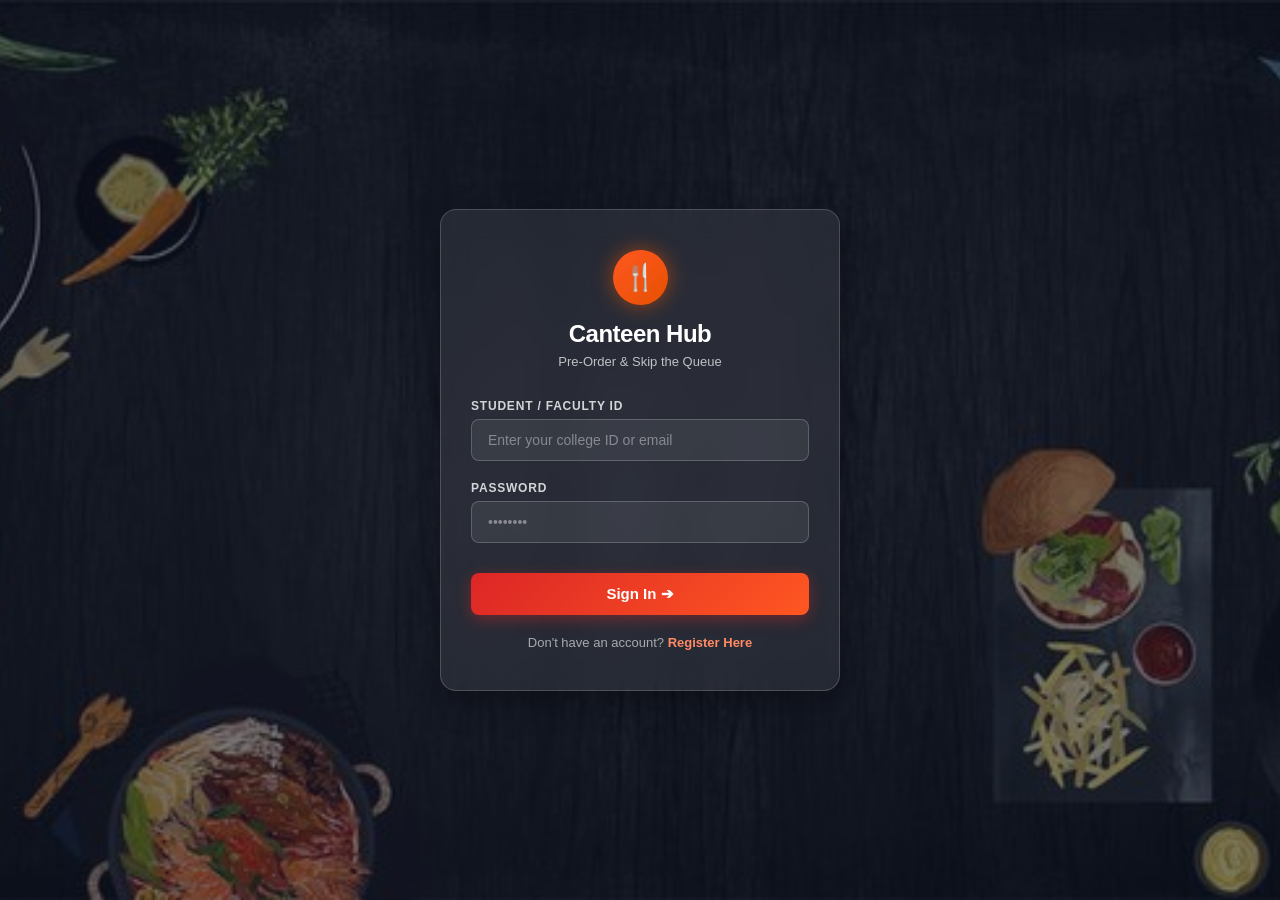
<file: src/main/webapp/login.html>
<!DOCTYPE html>
<html lang="en">
<head>
    <meta charset="UTF-8">
    <meta name="viewport" content="width=device-width, initial-scale=1.0">
    <title>Login - Canteen Pre-Order System</title>
    <style>
        * {
            box-sizing: border-box;
            font-family: 'Segoe UI', Tahoma, Geneva, Verdana, sans-serif;
            margin: 0;
            padding: 0;
        }

        body {
            min-height: 100vh;
            display: flex;
            justify-content: center;
            align-items: center;
            /* Update path/filename below to match your actual image file name */
            background: url('images/back.jpg') no-repeat center center / cover;
            position: relative;
            overflow: hidden;
        }

        /* Dark overlay to make the glass card text pop and stay readable */
        body::before {
            content: '';
            position: absolute;
            top: 0;
            left: 0;
            width: 100%;
            height: 100%;
            background: rgba(15, 23, 42, 0.55);
            z-index: 0;
        }

        /* Animated Background Gradients */
        @keyframes gradientBG {
            0% { background-position: 0% 50%; }
            50% { background-position: 100% 50%; }
            100% { background-position: 0% 50%; }
        }

        /* Glowing Orbs in Background for Depth */
        .orb {
            position: absolute;
            border-radius: 50%;
            filter: blur(80px);
            opacity: 0.6;
            z-index: 1;
        }
        .orb-1 {
            width: 300px;
            height: 300px;
            background: #ff5722;
            top: 10%;
            left: 15%;
        }
        .orb-2 {
            width: 350px;
            height: 350px;
            background: #dc2626;
            bottom: 10%;
            right: 15%;
        }

        /* Glassmorphism Card Container */
        .glass-card {
            position: relative;
            z-index: 10;
            width: 100%;
            max-width: 400px;
            padding: 40px 30px;
            background: rgba(255, 255, 255, 0.08);
            backdrop-filter: blur(16px);
            -webkit-backdrop-filter: blur(16px);
            border-radius: 16px;
            border: 1px solid rgba(255, 255, 255, 0.18);
            box-shadow: 0 8px 32px 0 rgba(0, 0, 0, 0.37);
            color: #ffffff;
            text-align: center;
        }

        /* Header / Logo */
        .logo-icon {
            background: linear-gradient(135deg, #ff5722, #e65100);
            color: white;
            width: 55px;
            height: 55px;
            border-radius: 50%;
            display: flex;
            align-items: center;
            justify-content: center;
            font-size: 26px;
            margin: 0 auto 15px auto;
            box-shadow: 0 0 20px rgba(230, 81, 0, 0.6);
        }

        .glass-card h2 {
            font-size: 24px;
            font-weight: 700;
            margin-bottom: 6px;
            letter-spacing: -0.5px;
        }

        .glass-card p {
            font-size: 13px;
            color: rgba(255, 255, 255, 0.7);
            margin-bottom: 30px;
        }

        /* Input Fields */
        .input-group {
            position: relative;
            margin-bottom: 20px;
            text-align: left;
        }

        .input-group label {
            display: block;
            font-size: 12px;
            font-weight: 600;
            color: rgba(255, 255, 255, 0.8);
            margin-bottom: 6px;
            text-transform: uppercase;
            letter-spacing: 0.8px;
        }

        .input-group input {
            width: 100%;
            padding: 12px 16px;
            background: rgba(255, 255, 255, 0.07);
            border: 1px solid rgba(255, 255, 255, 0.2);
            border-radius: 8px;
            color: #ffffff;
            font-size: 14px;
            outline: none;
            transition: all 0.3s ease;
        }

        .input-group input::placeholder {
            color: rgba(255, 255, 255, 0.4);
        }

        .input-group input:focus {
            background: rgba(255, 255, 255, 0.12);
            border-color: #ff5722;
            box-shadow: 0 0 12px rgba(255, 87, 34, 0.4);
        }

        /* Login Button */
        .login-btn {
            width: 100%;
            padding: 12px;
            margin-top: 10px;
            background: linear-gradient(135deg, #dc2626, #ff5722);
            border: none;
            border-radius: 8px;
            color: white;
            font-size: 15px;
            font-weight: bold;
            cursor: pointer;
            box-shadow: 0 4px 15px rgba(220, 38, 38, 0.4);
            transition: all 0.3s ease;
        }

        .login-btn:hover {
            box-shadow: 0 0 20px rgba(239, 68, 68, 0.8);
            transform: translateY(-2px);
        }

        /* Extra Links */
        .footer-links {
            margin-top: 20px;
            font-size: 13px;
            color: rgba(255, 255, 255, 0.6);
        }

        .footer-links a {
            color: #ff8a65;
            text-decoration: none;
            font-weight: 600;
        }

        .footer-links a:hover {
            text-decoration: underline;
        }
    </style>
</head>
<body>

    <!-- Background Glow Elements -->
    
    <!-- Glassmorphism Form Card -->
    <div class="glass-card">
        <div class="logo-icon">🍴</div>
        <h2>Canteen Hub</h2>
        <p>Pre-Order & Skip the Queue</p>

        <form onsubmit="handleLogin(event)">
    <div class="input-group">
        <label for="login-email">Student / Faculty ID</label>
        <input type="text" id="login-email" placeholder="Enter your college ID or email" required>
    </div>

    <div class="input-group">
        <label for="login-password">Password</label>
        <input type="password" id="login-password" placeholder="••••••••" required>
    </div>

    <button type="submit" class="login-btn">Sign In ➔</button>
</form>

        <div class="footer-links">
            <span>Don't have an account? <a href="register.html">Register Here</a></span>
        </div>
    </div>
    <script src="js/auth.js"></script>
</body>
</html>
</file>
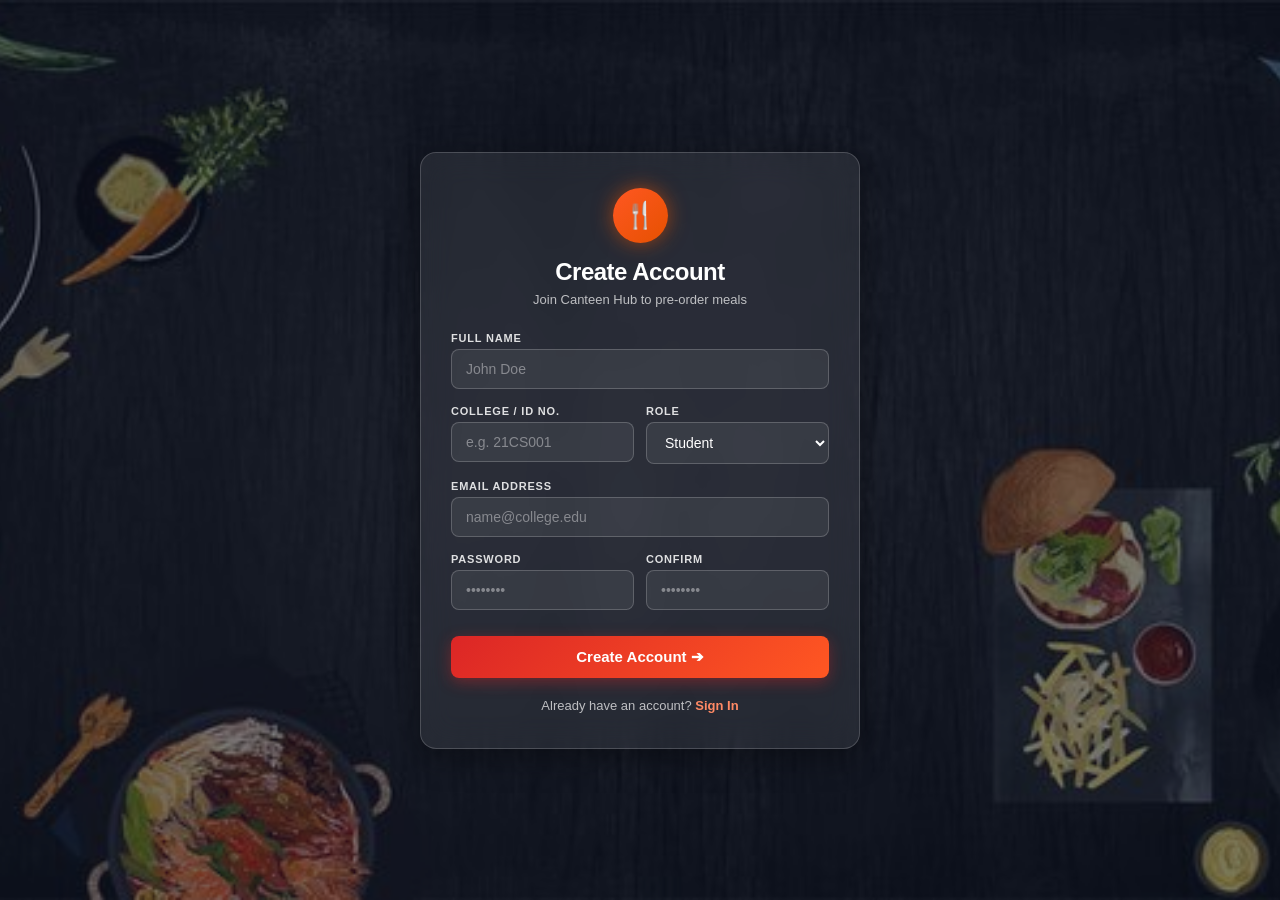
<file: src/main/webapp/register.html>
<!DOCTYPE html>
<html lang="en">
<head>
    <meta charset="UTF-8">
    <meta name="viewport" content="width=device-width, initial-scale=1.0">
    <title>Register - Canteen Pre-Order System</title>
    <style>
        * {
            box-sizing: border-box;
            font-family: 'Segoe UI', Tahoma, Geneva, Verdana, sans-serif;
            margin: 0;
            padding: 0;
        }

        body {
            min-height: 100vh;
            display: flex;
            justify-content: center;
            align-items: center;
            padding: 20px 0;
            /* Replace with your image file name inside the images folder */
            background: url('images/back.jpg') no-repeat center center / cover;
            position: relative;
            overflow-x: hidden;
        }

        /* Dark overlay to make text pop and maintain glassmorphism contrast */
        body::before {
            content: '';
            position: absolute;
            top: 0;
            left: 0;
            width: 100%;
            height: 100%;
            background: rgba(15, 23, 42, 0.55);
            z-index: 0;
        }

        /* Glassmorphism Card Container */
        .glass-card {
            position: relative;
            z-index: 10;
            width: 100%;
            max-width: 440px;
            padding: 35px 30px;
            background: rgba(255, 255, 255, 0.08);
            backdrop-filter: blur(16px);
            -webkit-backdrop-filter: blur(16px);
            border-radius: 16px;
            border: 1px solid rgba(255, 255, 255, 0.18);
            box-shadow: 0 8px 32px 0 rgba(0, 0, 0, 0.37);
            color: #ffffff;
            text-align: center;
        }

        /* Header / Logo */
        .logo-icon {
            background: linear-gradient(135deg, #ff5722, #e65100);
            color: white;
            width: 55px;
            height: 55px;
            border-radius: 50%;
            display: flex;
            align-items: center;
            justify-content: center;
            font-size: 26px;
            margin: 0 auto 15px auto;
            box-shadow: 0 0 20px rgba(230, 81, 0, 0.6);
        }

        .glass-card h2 {
            font-size: 24px;
            font-weight: 700;
            margin-bottom: 6px;
            letter-spacing: -0.5px;
        }

        .glass-card p {
            font-size: 13px;
            color: rgba(255, 255, 255, 0.7);
            margin-bottom: 25px;
        }

        /* Input Fields */
        .input-group {
            position: relative;
            margin-bottom: 16px;
            text-align: left;
        }

        .input-group label {
            display: block;
            font-size: 11px;
            font-weight: 600;
            color: rgba(255, 255, 255, 0.85);
            margin-bottom: 5px;
            text-transform: uppercase;
            letter-spacing: 0.8px;
        }

        .input-group input, .input-group select {
            width: 100%;
            padding: 11px 14px;
            background: rgba(255, 255, 255, 0.07);
            border: 1px solid rgba(255, 255, 255, 0.2);
            border-radius: 8px;
            color: #ffffff;
            font-size: 14px;
            outline: none;
            transition: all 0.3s ease;
        }

        .input-group select option {
            background-color: #1e293b;
            color: #ffffff;
        }

        .input-group input::placeholder {
            color: rgba(255, 255, 255, 0.4);
        }

        .input-group input:focus, .input-group select:focus {
            background: rgba(255, 255, 255, 0.12);
            border-color: #ff5722;
            box-shadow: 0 0 12px rgba(255, 87, 34, 0.4);
        }

        /* Form Row for 2 inputs side-by-side */
        .form-row {
            display: flex;
            gap: 12px;
        }

        .form-row .input-group {
            flex: 1;
        }

        /* Register Button */
        .register-btn {
            width: 100%;
            padding: 12px;
            margin-top: 10px;
            background: linear-gradient(135deg, #dc2626, #ff5722);
            border: none;
            border-radius: 8px;
            color: white;
            font-size: 15px;
            font-weight: bold;
            cursor: pointer;
            box-shadow: 0 4px 15px rgba(220, 38, 38, 0.4);
            transition: all 0.3s ease;
        }

        .register-btn:hover {
            box-shadow: 0 0 20px rgba(239, 68, 68, 0.8);
            transform: translateY(-2px);
        }

        /* Extra Links */
        .footer-links {
            margin-top: 20px;
            font-size: 13px;
            color: rgba(255, 255, 255, 0.7);
        }

        .footer-links a {
            color: #ff8a65;
            text-decoration: none;
            font-weight: 600;
        }

        .footer-links a:hover {
            text-decoration: underline;
        }
    </style>
</head>
<body>

    <!-- Glassmorphism Registration Card -->
    <div class="glass-card">
        <div class="logo-icon">🍴</div>
        <h2>Create Account</h2>
        <p>Join Canteen Hub to pre-order meals</p>

        <form onsubmit="handleRegister(event)">
            <div class="input-group">
                <label for="fullname">Full Name</label>
                <input type="text" id="reg-name" placeholder="John Doe" required>
            </div>

            <div class="form-row">
                <div class="input-group">
                    <label for="college-id">College / ID No.</label>
                    <input type="text" id="reg-college-id" placeholder="e.g. 21CS001" required>
                </div>
                <div class="input-group">
                    <label for="role">Role</label>
                    <select id="reg-role" required>
                        <option value="student">Student</option>
                        <option value="faculty">Faculty</option>
                        <option value="staff">Canteen Staff</option>
                    </select>
                </div>
            </div>

            <div class="input-group">
                <label for="email">Email Address</label>
                <input type="email" id="reg-email" placeholder="name@college.edu" required>
            </div>

            <div class="form-row">
                <div class="input-group">
                    <label for="password">Password</label>
                    <input type="password" id="reg-password" placeholder="••••••••" required>
                </div>
                <div class="input-group">
                    <label for="confirm-password">Confirm</label>
                    <input type="password" id="confirm-password" placeholder="••••••••" required>
                </div>
            </div>

            <button type="submit" class="register-btn">Create Account ➔</button>
        </form>

        <div class="footer-links">
            <span>Already have an account? <a href="login.html">Sign In</a></span>
        </div>
    </div>
    <script src="js/auth.js"></script>
</body>
</html>
</file>
